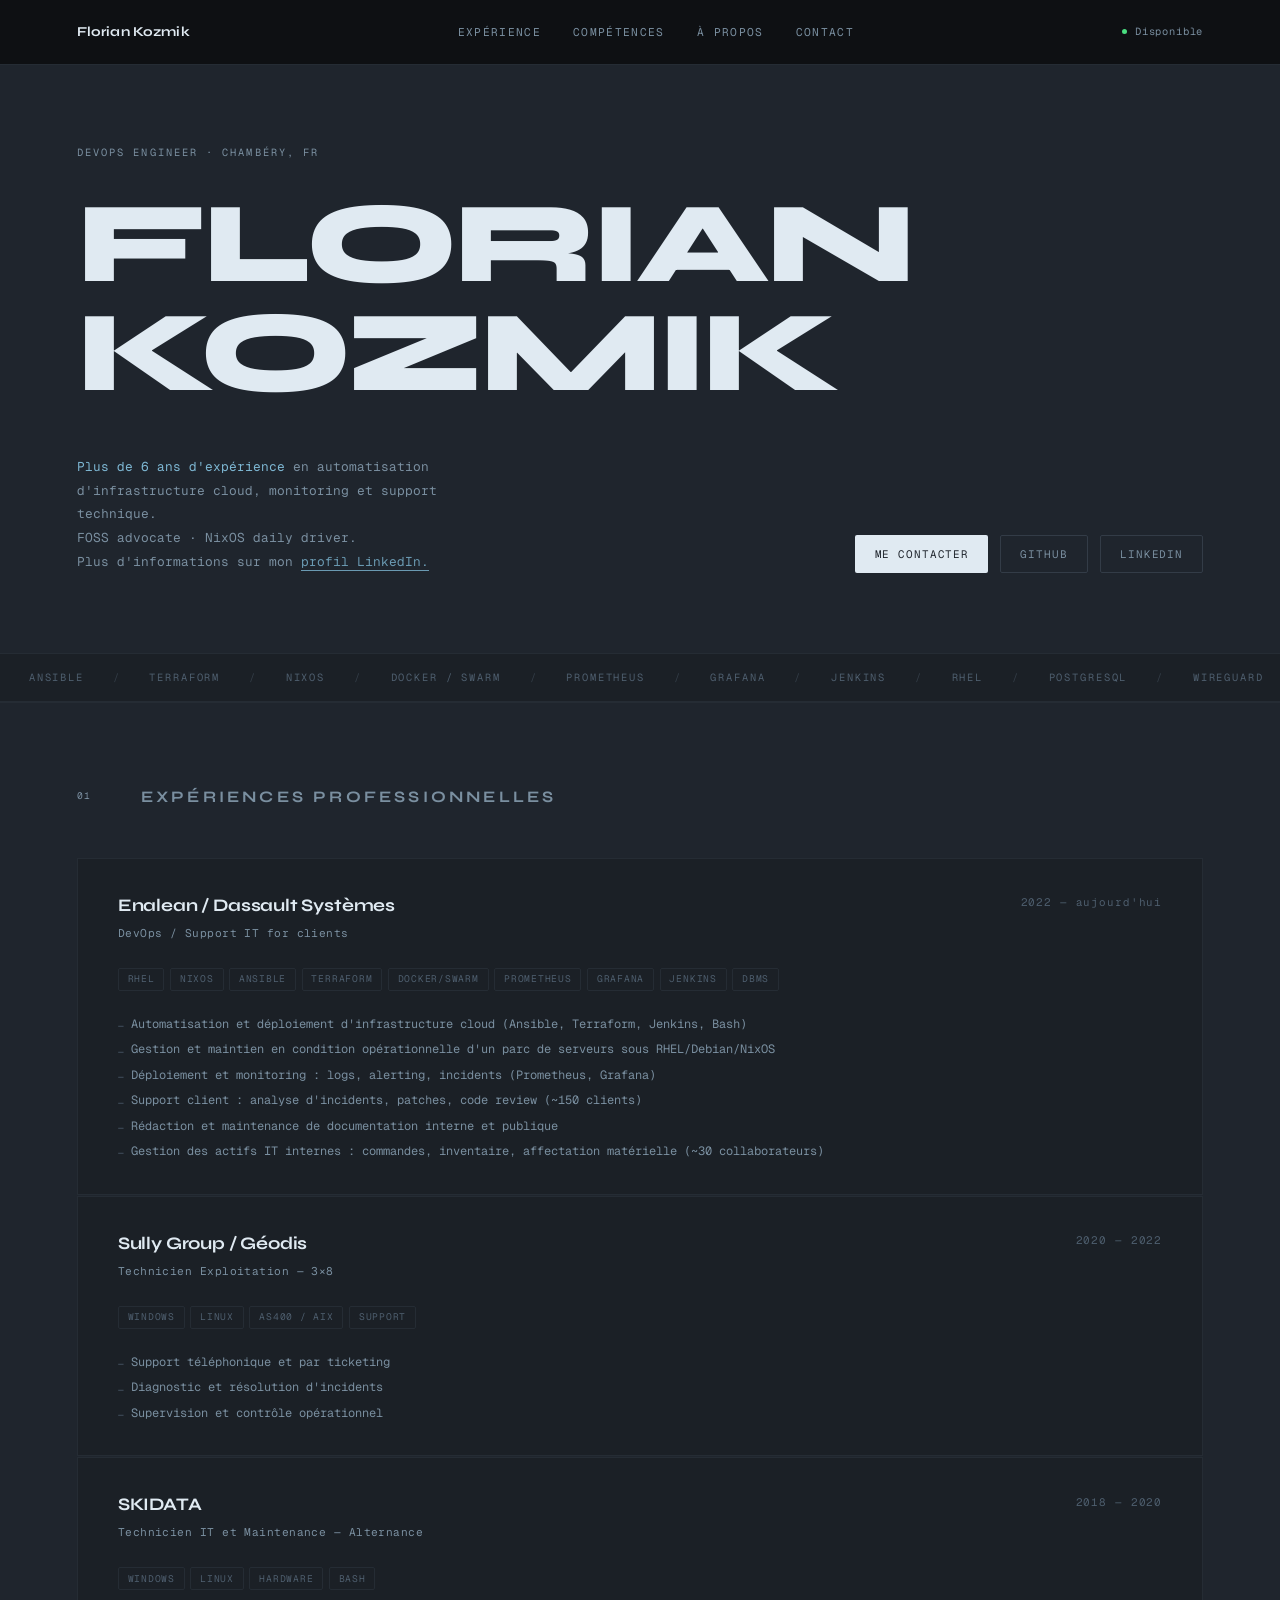
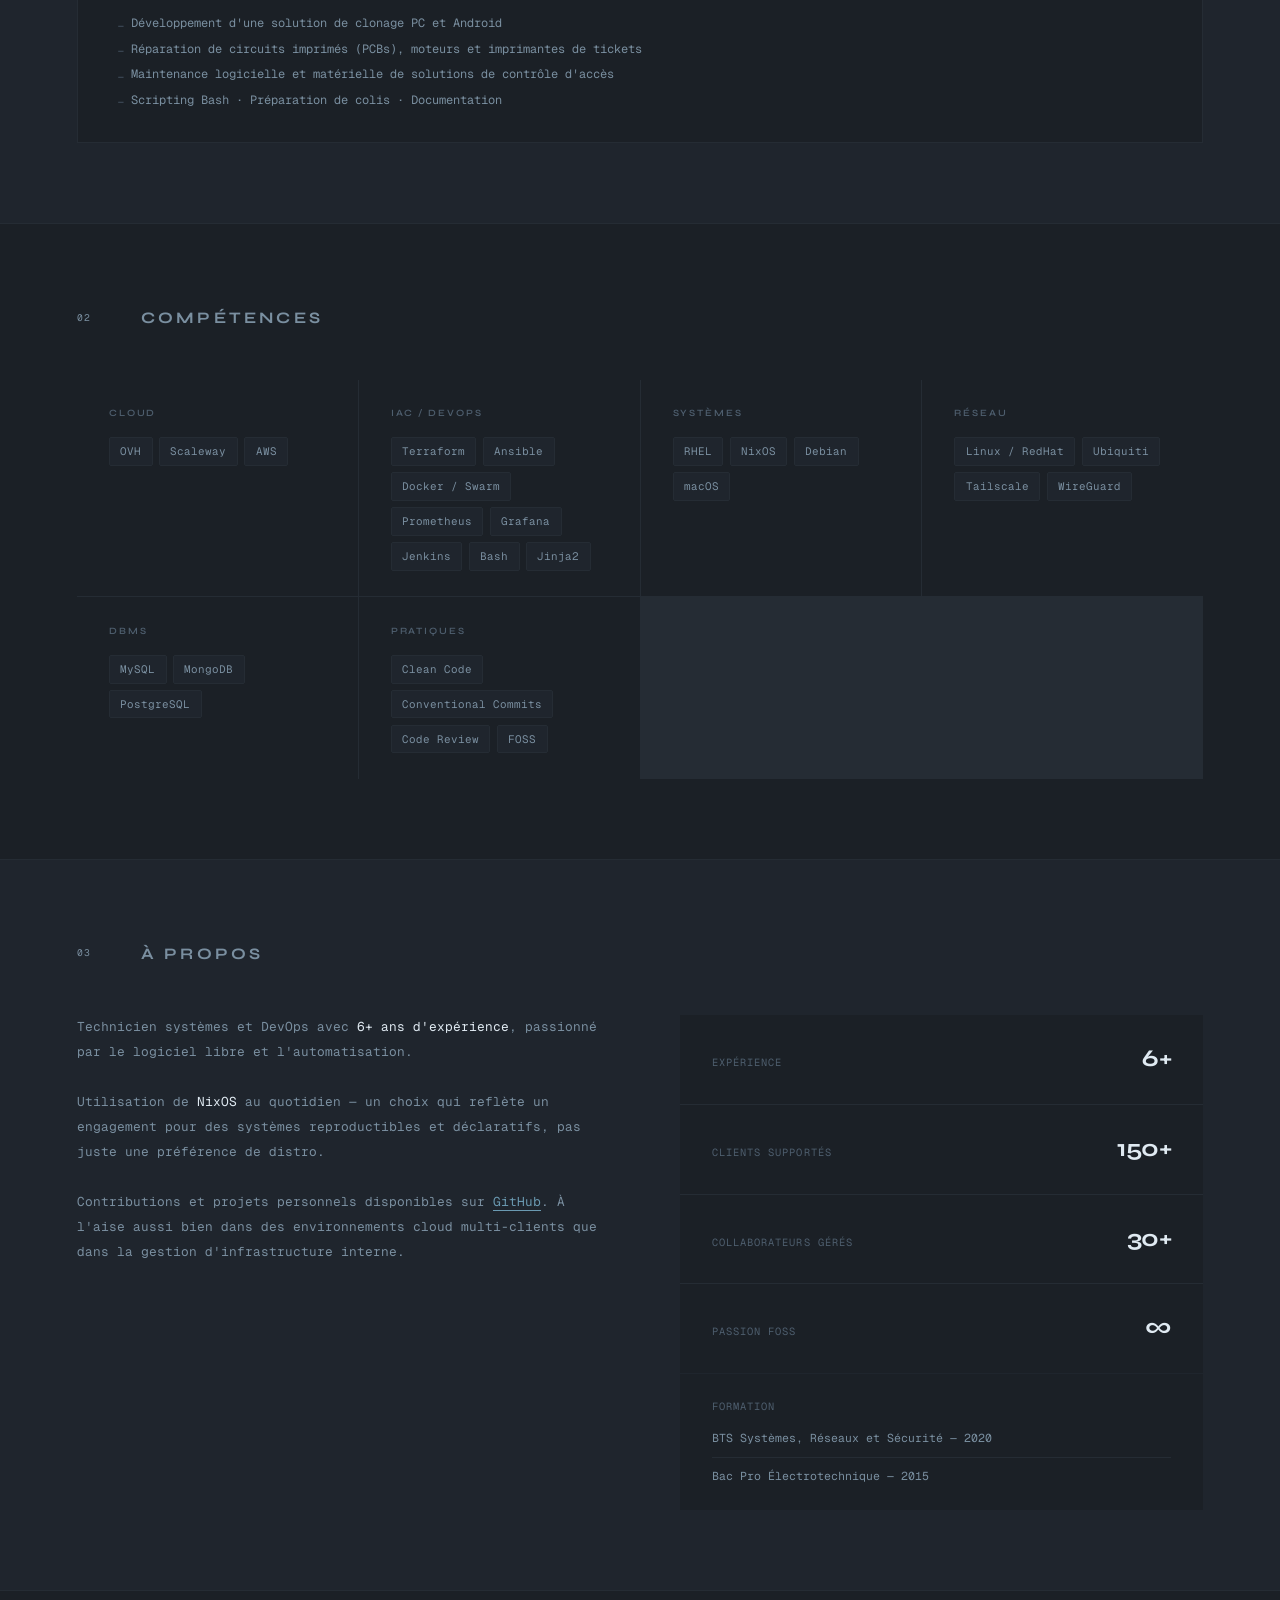
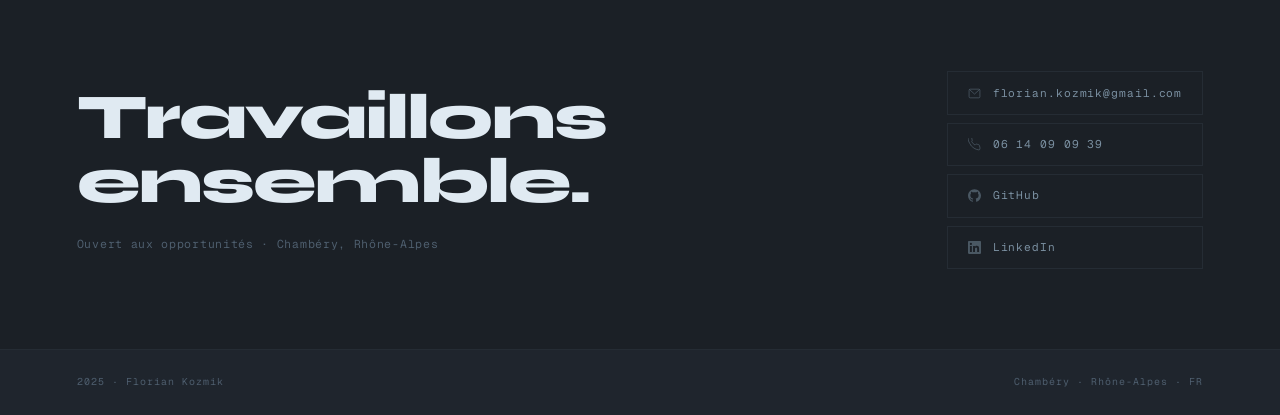
<file: index.html>
<!DOCTYPE html>
<html lang="fr">
<head>
    <meta charset="UTF-8" />
    <meta name="viewport" content="width=device-width, initial-scale=1.0" />
    <title>Florian Kozmik — DevOps</title>
    <link rel="preconnect" href="https://fonts.googleapis.com" />
    <link rel="preconnect" href="https://fonts.gstatic.com" crossorigin />
    <link href="https://fonts.googleapis.com/css2?family=Syne:wght@400;600;700;800&family=Geist+Mono:wght@300;400;500&display=swap" rel="stylesheet" />
    <link rel="stylesheet" href="css/style.css" />
</head>
<body>

<!-- ── NAV ── -->
<nav>
    <span class="nav-name">Florian Kozmik</span>
    <ul class="nav-links">
        <li><a href="#experience">Expérience</a></li>
        <li><a href="#skills">Compétences</a></li>
        <li><a href="#about">À propos</a></li>
        <li><a href="#contact">Contact</a></li>
    </ul>
    <div class="nav-status">
        <span class="status-dot"></span>
        Disponible
    </div>
</nav>

<!-- ── HERO ── -->
<section id="hero">
    <p class="hero-eyebrow">DevOps Engineer · Chambéry, FR</p>

    <h1>FLORIAN<br>KOZMIK</h1>

    <div class="hero-meta">
        <p class="hero-desc">
            <strong>Plus de 6 ans d'expérience</strong> en automatisation d'infrastructure cloud, monitoring et support technique.<br>
            FOSS advocate · NixOS daily driver.<br>
            Plus d'informations sur mon <a href="https://linkedin.com/in/florian-kozmik-devops">profil LinkedIn.</a>
        </p>
        <div class="hero-cta">
            <a href="mailto:florian.kozmik@gmail.com" class="btn btn-primary">Me contacter</a>
            <a href="https://github.com/fkozmik" class="btn btn-ghost" target="_blank">GitHub</a>
            <a href="https://linkedin.com/in/florian-kozmik-devops" class="btn btn-ghost" target="_blank">LinkedIn</a>
        </div>
    </div>
</section>

<!-- ── MARQUEE ── -->
<div class="marquee-wrapper">
    <div class="marquee-track">
        <span>Ansible</span><span class="sep">/</span>
        <span>Terraform</span><span class="sep">/</span>
        <span>NixOS</span><span class="sep">/</span>
        <span>Docker / Swarm</span><span class="sep">/</span>
        <span>Prometheus</span><span class="sep">/</span>
        <span>Grafana</span><span class="sep">/</span>
        <span>Jenkins</span><span class="sep">/</span>
        <span>RHEL</span><span class="sep">/</span>
        <span>PostgreSQL</span><span class="sep">/</span>
        <span>WireGuard</span><span class="sep">/</span>
        <span>OVH</span><span class="sep">/</span>
        <span>AWS</span><span class="sep">/</span>
        <span>Scaleway</span><span class="sep">/</span>
        <span>Ansible</span><span class="sep">/</span>
        <span>Terraform</span><span class="sep">/</span>
        <span>NixOS</span><span class="sep">/</span>
        <span>Docker / Swarm</span><span class="sep">/</span>
        <span>Prometheus</span><span class="sep">/</span>
        <span>Grafana</span><span class="sep">/</span>
        <span>Jenkins</span><span class="sep">/</span>
        <span>RHEL</span><span class="sep">/</span>
        <span>PostgreSQL</span><span class="sep">/</span>
        <span>WireGuard</span><span class="sep">/</span>
        <span>OVH</span><span class="sep">/</span>
        <span>AWS</span><span class="sep">/</span>
        <span>Scaleway</span><span class="sep">/</span>
    </div>
</div>

<!-- ── EXPERIENCE ── -->
<section id="experience">
    <div class="section-header reveal">
        <span class="section-index">01</span>
        <span class="section-title">Expériences professionnelles</span>
    </div>

    <div class="exp-grid">

        <div class="exp-item reveal">
            <div>
                <div class="exp-company">Enalean / Dassault Systèmes</div>
                <div class="exp-role">DevOps / Support IT for clients</div>
            </div>
            <div class="exp-period">2022 — aujourd'hui</div>
            <div class="exp-tags">
                <span class="tag">RHEL</span>
                <span class="tag">NixOS</span>
                <span class="tag">Ansible</span>
                <span class="tag">Terraform</span>
                <span class="tag">Docker/Swarm</span>
                <span class="tag">Prometheus</span>
                <span class="tag">Grafana</span>
                <span class="tag">Jenkins</span>
                <span class="tag">DBMS</span>
            </div>
            <ul class="exp-bullets">
                <li>Automatisation et déploiement d'infrastructure cloud (Ansible, Terraform, Jenkins, Bash)</li>
                <li>Gestion et maintien en condition opérationnelle d'un parc de serveurs sous RHEL/Debian/NixOS</li>
                <li>Déploiement et monitoring : logs, alerting, incidents (Prometheus, Grafana)</li>
                <li>Support client : analyse d'incidents, patches, code review (~150 clients)</li>
                <li>Rédaction et maintenance de documentation interne et publique</li>
                <li>Gestion des actifs IT internes : commandes, inventaire, affectation matérielle (~30 collaborateurs)</li>
            </ul>
        </div>

        <div class="exp-item reveal">
            <div>
                <div class="exp-company">Sully Group / Géodis</div>
                <div class="exp-role">Technicien Exploitation — 3×8</div>
            </div>
            <div class="exp-period">2020 — 2022</div>
            <div class="exp-tags">
                <span class="tag">Windows</span>
                <span class="tag">Linux</span>
                <span class="tag">AS400 / AIX</span>
                <span class="tag">Support</span>
            </div>
            <ul class="exp-bullets">
                <li>Support téléphonique et par ticketing</li>
                <li>Diagnostic et résolution d'incidents</li>
                <li>Supervision et contrôle opérationnel</li>
            </ul>
        </div>

        <div class="exp-item reveal">
            <div>
                <div class="exp-company">SKIDATA</div>
                <div class="exp-role">Technicien IT et Maintenance — Alternance</div>
            </div>
            <div class="exp-period">2018 — 2020</div>
            <div class="exp-tags">
                <span class="tag">Windows</span>
                <span class="tag">Linux</span>
                <span class="tag">Hardware</span>
                <span class="tag">Bash</span>
            </div>
            <ul class="exp-bullets">
                <li>Développement d'une solution de clonage PC et Android</li>
                <li>Réparation de circuits imprimés (PCBs), moteurs et imprimantes de tickets</li>
                <li>Maintenance logicielle et matérielle de solutions de contrôle d'accès</li>
                <li>Scripting Bash · Préparation de colis · Documentation</li>
            </ul>
        </div>

    </div>
</section>

<!-- ── SKILLS ── -->
<section id="skills">
    <div class="section-header reveal">
        <span class="section-index">02</span>
        <span class="section-title">Compétences</span>
    </div>

    <div class="skills-grid">
        <div class="skill-card reveal">
            <div class="skill-category">Cloud</div>
            <div class="skill-items">
                <span class="skill-pill">OVH</span>
                <span class="skill-pill">Scaleway</span>
                <span class="skill-pill">AWS</span>
            </div>
        </div>

        <div class="skill-card reveal">
            <div class="skill-category">IaC / DevOps</div>
            <div class="skill-items">
                <span class="skill-pill">Terraform</span>
                <span class="skill-pill">Ansible</span>
                <span class="skill-pill">Docker / Swarm</span>
                <span class="skill-pill">Prometheus</span>
                <span class="skill-pill">Grafana</span>
                <span class="skill-pill">Jenkins</span>
                <span class="skill-pill">Bash</span>
                <span class="skill-pill">Jinja2</span>
            </div>
        </div>

        <div class="skill-card reveal">
            <div class="skill-category">Systèmes</div>
            <div class="skill-items">
                <span class="skill-pill">RHEL</span>
                <span class="skill-pill">NixOS</span>
                <span class="skill-pill">Debian</span>
                <span class="skill-pill">macOS</span>
            </div>
        </div>

        <div class="skill-card reveal">
            <div class="skill-category">Réseau</div>
            <div class="skill-items">
                <span class="skill-pill">Linux / RedHat</span>
                <span class="skill-pill">Ubiquiti</span>
                <span class="skill-pill">Tailscale</span>
                <span class="skill-pill">WireGuard</span>
            </div>
        </div>

        <div class="skill-card reveal">
            <div class="skill-category">DBMS</div>
            <div class="skill-items">
                <span class="skill-pill">MySQL</span>
                <span class="skill-pill">MongoDB</span>
                <span class="skill-pill">PostgreSQL</span>
            </div>
        </div>

        <div class="skill-card reveal">
            <div class="skill-category">Pratiques</div>
            <div class="skill-items">
                <span class="skill-pill">Clean Code</span>
                <span class="skill-pill">Conventional Commits</span>
                <span class="skill-pill">Code Review</span>
                <span class="skill-pill">FOSS</span>
            </div>
        </div>
    </div>
</section>

<!-- ── ABOUT ── -->
<section id="about">
    <div class="section-header reveal">
        <span class="section-index">03</span>
        <span class="section-title">À propos</span>
    </div>

    <div class="about-grid">
        <div class="about-text reveal">
            <p>
                Technicien systèmes et DevOps avec <strong>6+ ans d'expérience</strong>, passionné par le logiciel libre et l'automatisation.
            </p>
            <br>
            <p>
                Utilisation de <strong>NixOS</strong> au quotidien — un choix qui reflète un engagement pour des systèmes reproductibles et déclaratifs, pas juste une préférence de distro.
            </p>
            <br>
            <p>
                Contributions et projets personnels disponibles sur <a href="https://github.com/fkozmik" target="_blank">GitHub</a>. À l'aise aussi bien dans des environnements cloud multi-clients que dans la gestion d'infrastructure interne.
            </p>
        </div>

        <div class="reveal">
            <div class="about-sidebar">
                <div class="stat-row">
                    <span class="stat-label">Expérience</span>
                    <span class="stat-value">6+</span>
                </div>
                <div class="stat-row">
                    <span class="stat-label">Clients supportés</span>
                    <span class="stat-value">150+</span>
                </div>
                <div class="stat-row">
                    <span class="stat-label">Collaborateurs gérés</span>
                    <span class="stat-value">30+</span>
                </div>
                <div class="stat-row">
                    <span class="stat-label">Passion FOSS</span>
                    <span class="stat-value">∞</span>
                </div>
            </div>
            <div class="formation-block">
                <span class="stat-label">Formation</span>
                <div class="formation-line">BTS Systèmes, Réseaux et Sécurité — 2020</div>
                <div class="formation-line">Bac Pro Électrotechnique — 2015</div>
            </div>
        </div>
    </div>
</section>

<!-- ── CONTACT ── -->
<section id="contact">
    <div class="contact-inner">
        <div class="reveal">
            <div class="contact-heading">Travaillons<br>ensemble.</div>
            <p class="contact-sub">Ouvert aux opportunités · Chambéry, Rhône-Alpes</p>
        </div>

        <div class="contact-links reveal">
            <a href="mailto:florian.kozmik@gmail.com" class="contact-link">
                <svg width="13" height="13" viewBox="0 0 24 24" fill="none" stroke="currentColor" stroke-width="1.5"><rect x="2" y="4" width="20" height="16" rx="2"/><polyline points="2,4 12,13 22,4"/></svg>
                florian.kozmik@gmail.com
            </a>
            <a href="tel:0614090939" class="contact-link">
                <svg width="13" height="13" viewBox="0 0 24 24" fill="none" stroke="currentColor" stroke-width="1.5"><path d="M22 16.92v3a2 2 0 01-2.18 2 19.79 19.79 0 01-8.63-3.07A19.5 19.5 0 013.07 9.8 19.79 19.79 0 01.01 1.18a2 2 0 012-2.18h3a2 2 0 012 1.72 12.84 12.84 0 00.7 2.81 2 2 0 01-.45 2.11L6.91 6.91a16 16 0 006.18 6.18l1.27-1.27a2 2 0 012.11-.45 12.84 12.84 0 002.81.7 2 2 0 011.72 2.02z"/></svg>
                06 14 09 09 39
            </a>
            <a href="https://github.com/fkozmik" target="_blank" class="contact-link">
                <svg width="13" height="13" viewBox="0 0 24 24" fill="currentColor"><path d="M12 .297c-6.63 0-12 5.373-12 12 0 5.303 3.438 9.8 8.205 11.385.6.113.82-.258.82-.577 0-.285-.01-1.04-.015-2.04-3.338.724-4.042-1.61-4.042-1.61-.546-1.385-1.335-1.755-1.335-1.755-1.087-.744.084-.729.084-.729 1.205.084 1.838 1.236 1.838 1.236 1.07 1.835 2.809 1.305 3.495.998.108-.776.417-1.305.76-1.605-2.665-.3-5.466-1.332-5.466-5.93 0-1.31.465-2.38 1.235-3.22-.135-.303-.54-1.523.105-3.176 0 0 1.005-.322 3.3 1.23.96-.267 1.98-.399 3-.405 1.02.006 2.04.138 3 .405 2.28-1.552 3.285-1.23 3.285-1.23.645 1.653.24 2.873.12 3.176.765.84 1.23 1.91 1.23 3.22 0 4.61-2.805 5.625-5.475 5.92.42.36.81 1.096.81 2.22 0 1.606-.015 2.896-.015 3.286 0 .315.21.69.825.57C20.565 22.092 24 17.592 24 12.297c0-6.627-5.373-12-12-12"/></svg>
                GitHub
            </a>
            <a href="https://linkedin.com/in/florian-kozmik-devops/" target="_blank" class="contact-link">
                <svg width="13" height="13" viewBox="0 0 24 24" fill="currentColor"><path d="M20.447 20.452h-3.554v-5.569c0-1.328-.027-3.037-1.852-3.037-1.853 0-2.136 1.445-2.136 2.939v5.667H9.351V9h3.414v1.561h.046c.477-.9 1.637-1.85 3.37-1.85 3.601 0 4.267 2.37 4.267 5.455v6.286zM5.337 7.433a2.062 2.062 0 01-2.063-2.065 2.064 2.064 0 112.063 2.065zm1.782 13.019H3.555V9h3.564v11.452zM22.225 0H1.771C.792 0 0 .774 0 1.729v20.542C0 23.227.792 24 1.771 24h20.451C23.2 24 24 23.227 24 22.271V1.729C24 .774 23.2 0 22.222 0h.003z"/></svg>
                LinkedIn
            </a>
        </div>
    </div>
</section>

<footer>
    <span>2025 · Florian Kozmik</span>
    <span>Chambéry · Rhône-Alpes · FR</span>
</footer>

<script src="js/main.js"></script>
</body>
</html>
</file>
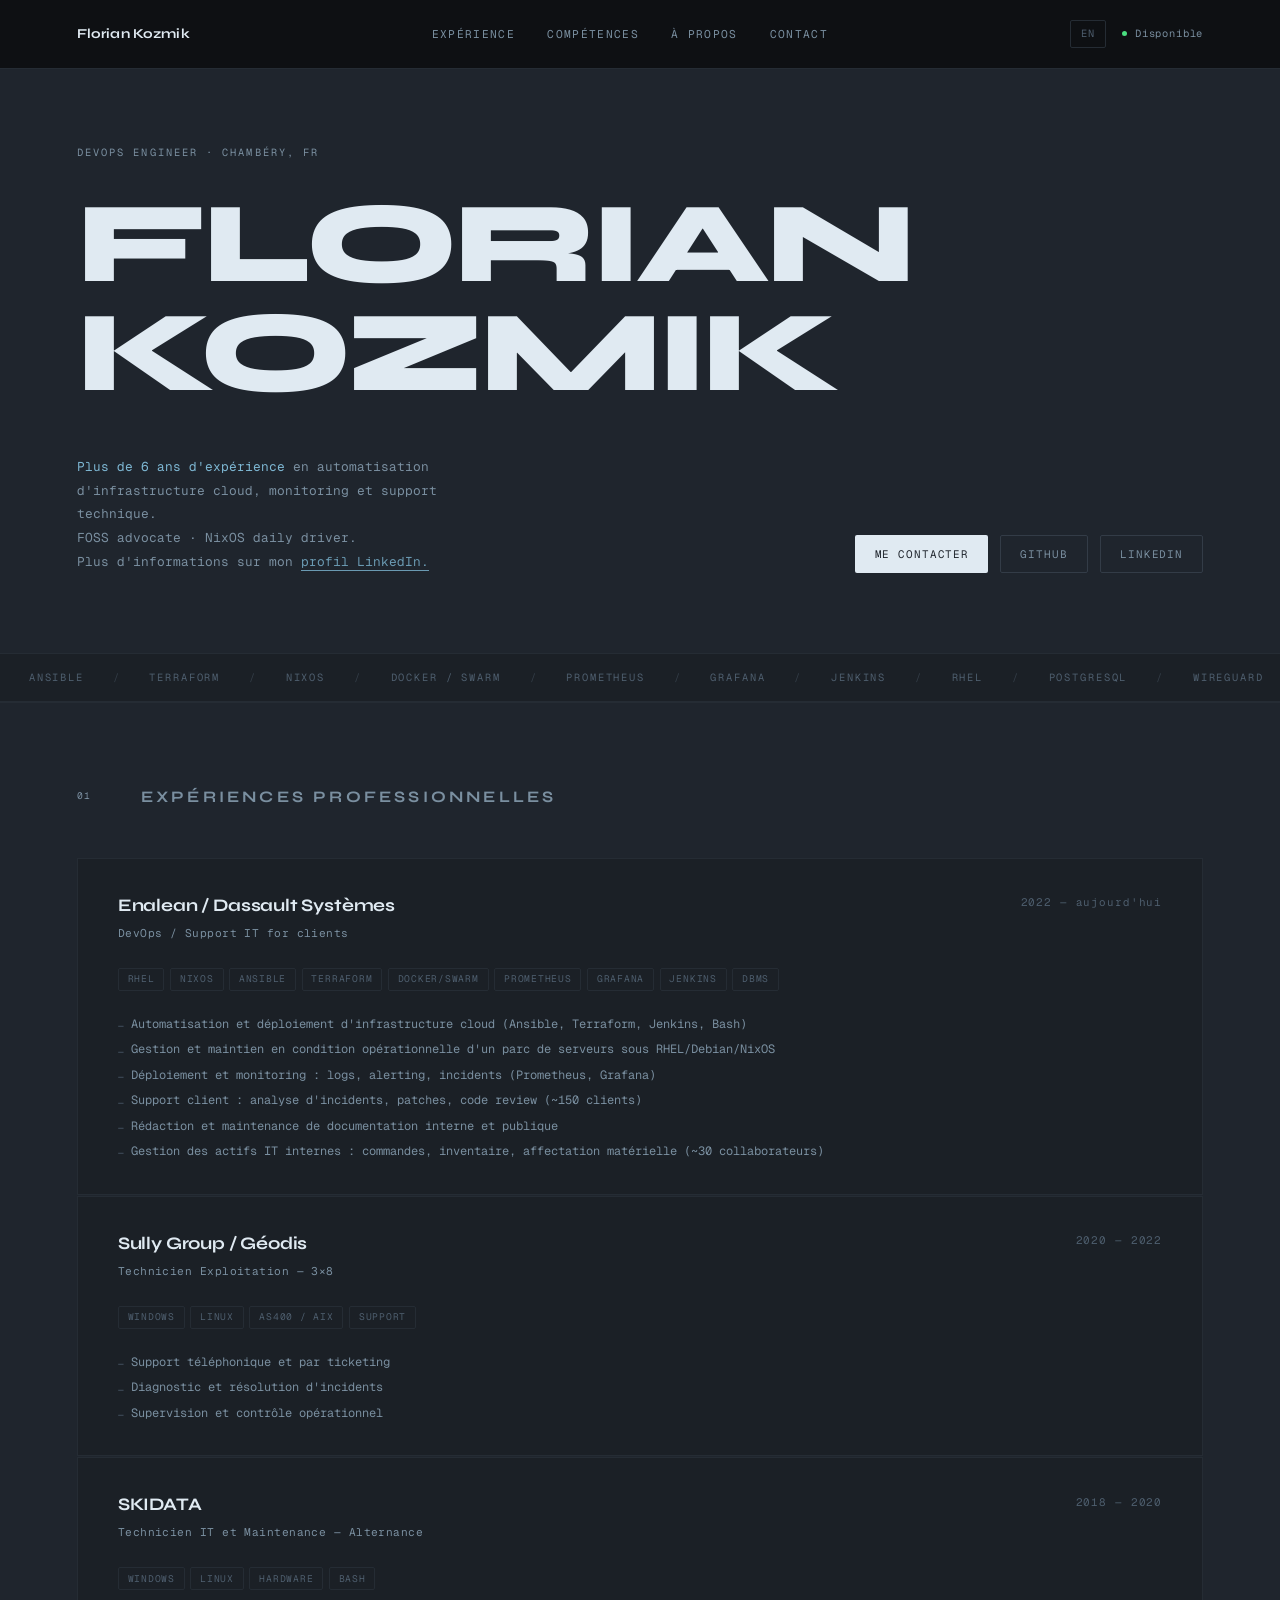
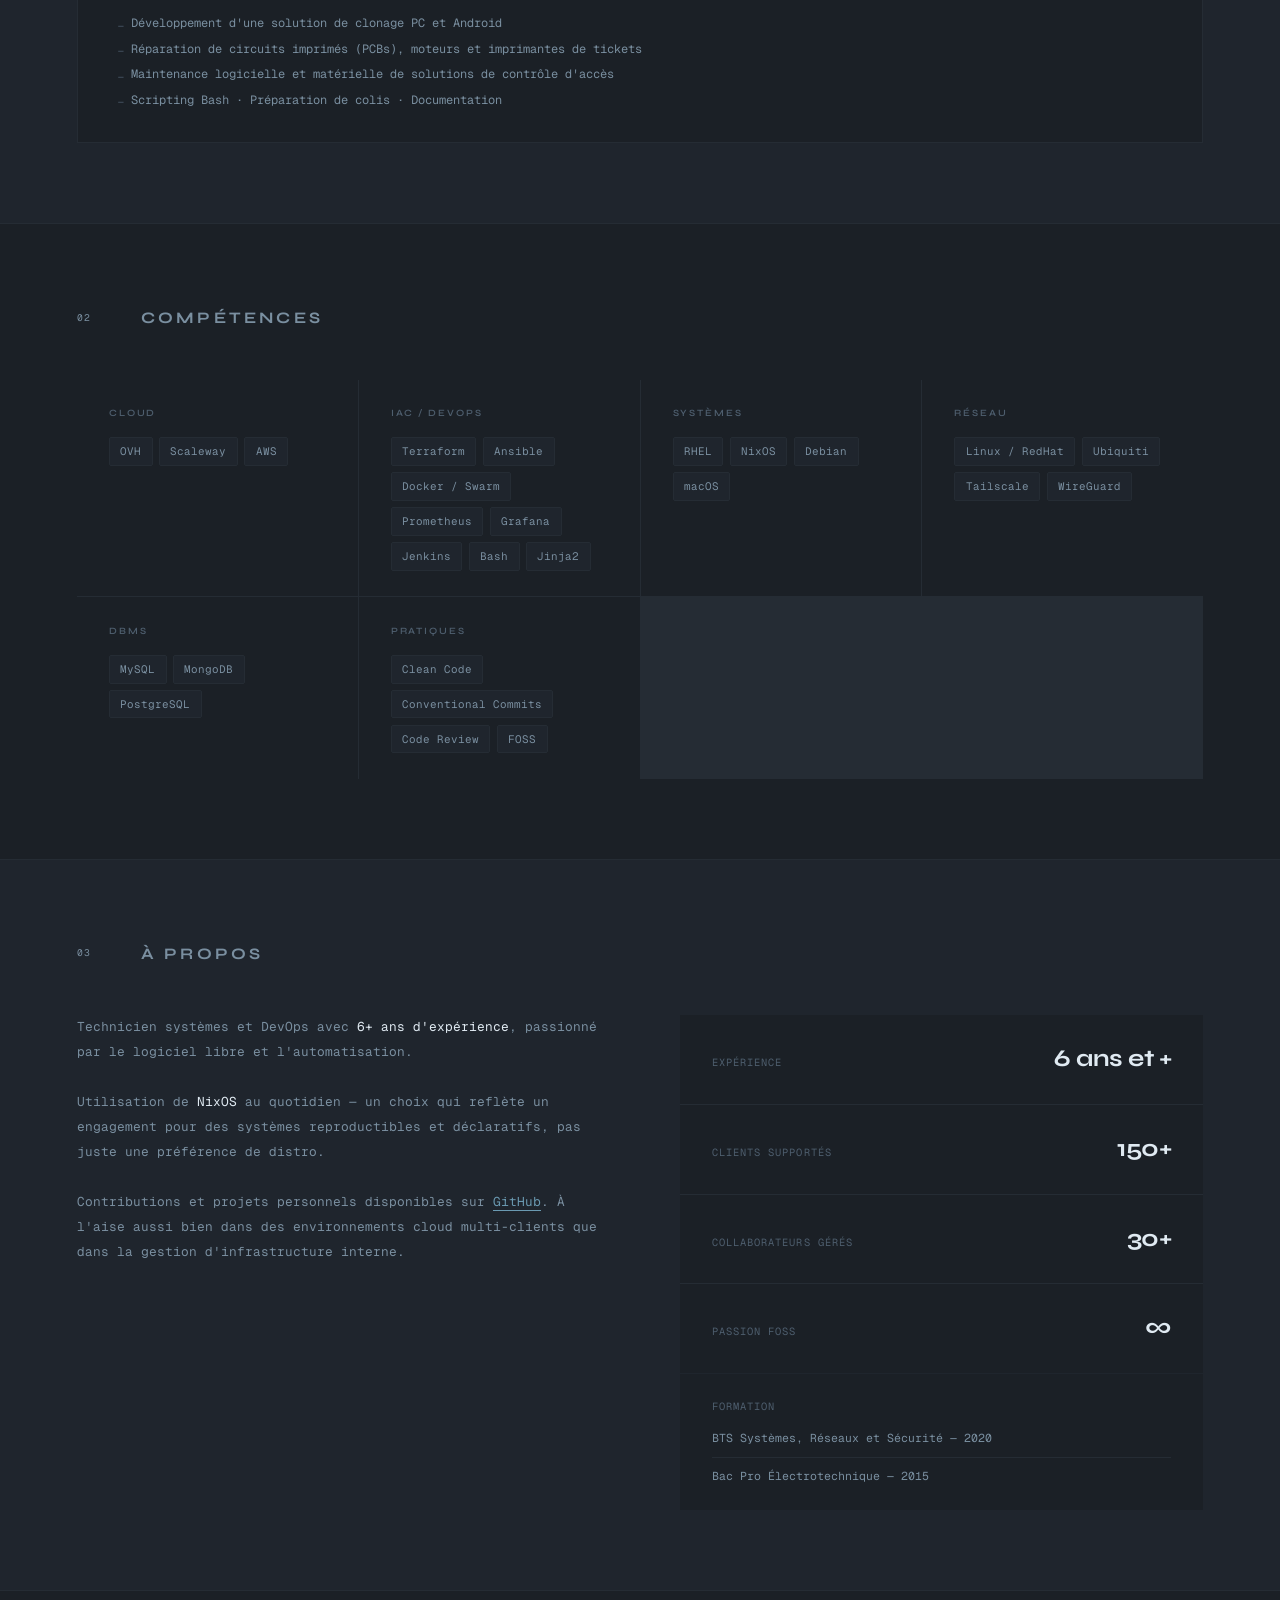
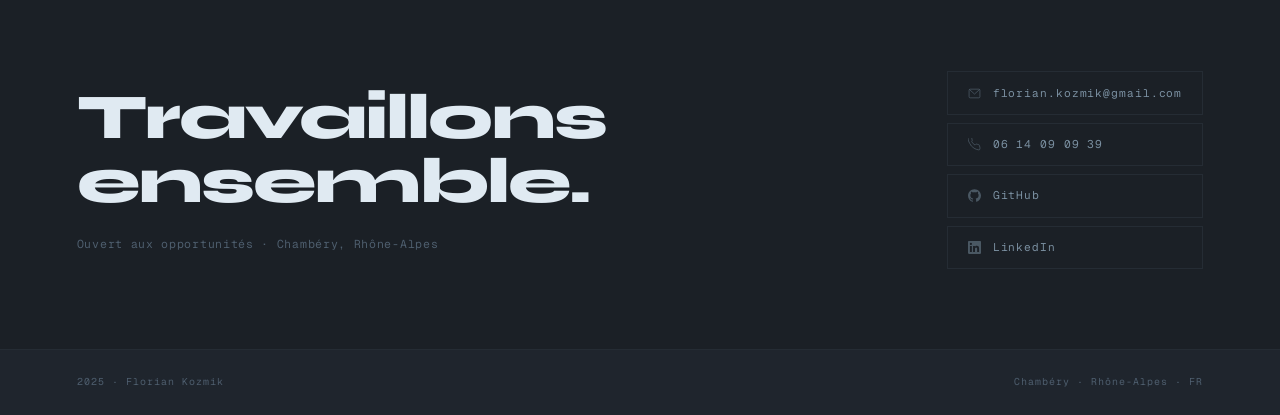
<file: fr/index.html>
<!DOCTYPE html>
<html lang="fr">
<head>
    <meta charset="UTF-8" />
    <meta name="viewport" content="width=device-width, initial-scale=1.0" />
    <title>Florian Kozmik — DevOps</title>
    <link rel="preconnect" href="https://fonts.googleapis.com" />
    <link rel="preconnect" href="https://fonts.gstatic.com" crossorigin />
    <link href="https://fonts.googleapis.com/css2?family=Syne:wght@400;600;700;800&family=Geist+Mono:wght@300;400;500&display=swap" rel="stylesheet" />
    <link rel="stylesheet" href="../css/style.css" />
</head>
<body>

<!-- ── NAV ── -->
<nav>
    <span class="nav-name">Florian Kozmik</span>
    <ul class="nav-links">
        <li><a href="#experience">Expérience</a></li>
        <li><a href="#skills">Compétences</a></li>
        <li><a href="#about">À propos</a></li>
        <li><a href="#contact">Contact</a></li>
    </ul>
    <div style="display:flex; align-items:center; gap:1rem;">
        <a href="/portfolio/" class="lang-switch">EN</a>
        <div class="nav-status">
            <span class="status-dot"></span>
            Disponible
        </div>
    </div>
</nav>

<!-- ── HERO ── -->
<section id="hero">
    <p class="hero-eyebrow">DevOps Engineer · Chambéry, FR</p>

    <h1>FLORIAN<br>KOZMIK</h1>

    <div class="hero-meta">
        <p class="hero-desc">
            <strong>Plus de 6 ans d'expérience</strong> en automatisation d'infrastructure cloud, monitoring et support technique.<br>
            FOSS advocate · NixOS daily driver.<br>
            Plus d'informations sur mon <a href="https://linkedin.com/in/florian-kozmik-devops">profil LinkedIn.</a>
        </p>
        <div class="hero-cta">
            <a href="mailto:florian.kozmik@gmail.com" class="btn btn-primary">Me contacter</a>
            <a href="https://github.com/fkozmik" class="btn btn-ghost" target="_blank">GitHub</a>
            <a href="https://linkedin.com/in/florian-kozmik-devops" class="btn btn-ghost" target="_blank">LinkedIn</a>
        </div>
    </div>
</section>

<!-- ── MARQUEE ── -->
<div class="marquee-wrapper">
    <div class="marquee-track">
        <span>Ansible</span><span class="sep">/</span>
        <span>Terraform</span><span class="sep">/</span>
        <span>NixOS</span><span class="sep">/</span>
        <span>Docker / Swarm</span><span class="sep">/</span>
        <span>Prometheus</span><span class="sep">/</span>
        <span>Grafana</span><span class="sep">/</span>
        <span>Jenkins</span><span class="sep">/</span>
        <span>RHEL</span><span class="sep">/</span>
        <span>PostgreSQL</span><span class="sep">/</span>
        <span>WireGuard</span><span class="sep">/</span>
        <span>OVH</span><span class="sep">/</span>
        <span>AWS</span><span class="sep">/</span>
        <span>Scaleway</span><span class="sep">/</span>
        <span>Ansible</span><span class="sep">/</span>
        <span>Terraform</span><span class="sep">/</span>
        <span>NixOS</span><span class="sep">/</span>
        <span>Docker / Swarm</span><span class="sep">/</span>
        <span>Prometheus</span><span class="sep">/</span>
        <span>Grafana</span><span class="sep">/</span>
        <span>Jenkins</span><span class="sep">/</span>
        <span>RHEL</span><span class="sep">/</span>
        <span>PostgreSQL</span><span class="sep">/</span>
        <span>WireGuard</span><span class="sep">/</span>
        <span>OVH</span><span class="sep">/</span>
        <span>AWS</span><span class="sep">/</span>
        <span>Scaleway</span><span class="sep">/</span>
    </div>
</div>

<!-- ── EXPERIENCE ── -->
<section id="experience">
    <div class="section-header reveal">
        <span class="section-index">01</span>
        <span class="section-title">Expériences professionnelles</span>
    </div>

    <div class="exp-grid">

        <div class="exp-item reveal">
            <div>
                <div class="exp-company">Enalean / Dassault Systèmes</div>
                <div class="exp-role">DevOps / Support IT for clients</div>
            </div>
            <div class="exp-period">2022 — aujourd'hui</div>
            <div class="exp-tags">
                <span class="tag">RHEL</span>
                <span class="tag">NixOS</span>
                <span class="tag">Ansible</span>
                <span class="tag">Terraform</span>
                <span class="tag">Docker/Swarm</span>
                <span class="tag">Prometheus</span>
                <span class="tag">Grafana</span>
                <span class="tag">Jenkins</span>
                <span class="tag">DBMS</span>
            </div>
            <ul class="exp-bullets">
                <li>Automatisation et déploiement d'infrastructure cloud (Ansible, Terraform, Jenkins, Bash)</li>
                <li>Gestion et maintien en condition opérationnelle d'un parc de serveurs sous RHEL/Debian/NixOS</li>
                <li>Déploiement et monitoring : logs, alerting, incidents (Prometheus, Grafana)</li>
                <li>Support client : analyse d'incidents, patches, code review (~150 clients)</li>
                <li>Rédaction et maintenance de documentation interne et publique</li>
                <li>Gestion des actifs IT internes : commandes, inventaire, affectation matérielle (~30 collaborateurs)</li>
            </ul>
        </div>

        <div class="exp-item reveal">
            <div>
                <div class="exp-company">Sully Group / Géodis</div>
                <div class="exp-role">Technicien Exploitation — 3×8</div>
            </div>
            <div class="exp-period">2020 — 2022</div>
            <div class="exp-tags">
                <span class="tag">Windows</span>
                <span class="tag">Linux</span>
                <span class="tag">AS400 / AIX</span>
                <span class="tag">Support</span>
            </div>
            <ul class="exp-bullets">
                <li>Support téléphonique et par ticketing</li>
                <li>Diagnostic et résolution d'incidents</li>
                <li>Supervision et contrôle opérationnel</li>
            </ul>
        </div>

        <div class="exp-item reveal">
            <div>
                <div class="exp-company">SKIDATA</div>
                <div class="exp-role">Technicien IT et Maintenance — Alternance</div>
            </div>
            <div class="exp-period">2018 — 2020</div>
            <div class="exp-tags">
                <span class="tag">Windows</span>
                <span class="tag">Linux</span>
                <span class="tag">Hardware</span>
                <span class="tag">Bash</span>
            </div>
            <ul class="exp-bullets">
                <li>Développement d'une solution de clonage PC et Android</li>
                <li>Réparation de circuits imprimés (PCBs), moteurs et imprimantes de tickets</li>
                <li>Maintenance logicielle et matérielle de solutions de contrôle d'accès</li>
                <li>Scripting Bash · Préparation de colis · Documentation</li>
            </ul>
        </div>

    </div>
</section>

<!-- ── SKILLS ── -->
<section id="skills">
    <div class="section-header reveal">
        <span class="section-index">02</span>
        <span class="section-title">Compétences</span>
    </div>

    <div class="skills-grid">
        <div class="skill-card reveal">
            <div class="skill-category">Cloud</div>
            <div class="skill-items">
                <span class="skill-pill">OVH</span>
                <span class="skill-pill">Scaleway</span>
                <span class="skill-pill">AWS</span>
            </div>
        </div>

        <div class="skill-card reveal">
            <div class="skill-category">IaC / DevOps</div>
            <div class="skill-items">
                <span class="skill-pill">Terraform</span>
                <span class="skill-pill">Ansible</span>
                <span class="skill-pill">Docker / Swarm</span>
                <span class="skill-pill">Prometheus</span>
                <span class="skill-pill">Grafana</span>
                <span class="skill-pill">Jenkins</span>
                <span class="skill-pill">Bash</span>
                <span class="skill-pill">Jinja2</span>
            </div>
        </div>

        <div class="skill-card reveal">
            <div class="skill-category">Systèmes</div>
            <div class="skill-items">
                <span class="skill-pill">RHEL</span>
                <span class="skill-pill">NixOS</span>
                <span class="skill-pill">Debian</span>
                <span class="skill-pill">macOS</span>
            </div>
        </div>

        <div class="skill-card reveal">
            <div class="skill-category">Réseau</div>
            <div class="skill-items">
                <span class="skill-pill">Linux / RedHat</span>
                <span class="skill-pill">Ubiquiti</span>
                <span class="skill-pill">Tailscale</span>
                <span class="skill-pill">WireGuard</span>
            </div>
        </div>

        <div class="skill-card reveal">
            <div class="skill-category">DBMS</div>
            <div class="skill-items">
                <span class="skill-pill">MySQL</span>
                <span class="skill-pill">MongoDB</span>
                <span class="skill-pill">PostgreSQL</span>
            </div>
        </div>

        <div class="skill-card reveal">
            <div class="skill-category">Pratiques</div>
            <div class="skill-items">
                <span class="skill-pill">Clean Code</span>
                <span class="skill-pill">Conventional Commits</span>
                <span class="skill-pill">Code Review</span>
                <span class="skill-pill">FOSS</span>
            </div>
        </div>
    </div>
</section>

<!-- ── ABOUT ── -->
<section id="about">
    <div class="section-header reveal">
        <span class="section-index">03</span>
        <span class="section-title">À propos</span>
    </div>

    <div class="about-grid">
        <div class="about-text reveal">
            <p>
                Technicien systèmes et DevOps avec <strong>6+ ans d'expérience</strong>, passionné par le logiciel libre et l'automatisation.
            </p>
            <br>
            <p>
                Utilisation de <strong>NixOS</strong> au quotidien — un choix qui reflète un engagement pour des systèmes reproductibles et déclaratifs, pas juste une préférence de distro.
            </p>
            <br>
            <p>
                Contributions et projets personnels disponibles sur <a href="https://github.com/fkozmik" target="_blank">GitHub</a>. À l'aise aussi bien dans des environnements cloud multi-clients que dans la gestion d'infrastructure interne.
            </p>
        </div>

        <div class="reveal">
            <div class="about-sidebar">
                <div class="stat-row">
                    <span class="stat-label">Expérience</span>
                    <span class="stat-value">6 ans et +</span>
                </div>
                <div class="stat-row">
                    <span class="stat-label">Clients supportés</span>
                    <span class="stat-value">150+</span>
                </div>
                <div class="stat-row">
                    <span class="stat-label">Collaborateurs gérés</span>
                    <span class="stat-value">30+</span>
                </div>
                <div class="stat-row">
                    <span class="stat-label">Passion FOSS</span>
                    <span class="stat-value">∞</span>
                </div>
            </div>
            <div class="formation-block">
                <span class="stat-label">Formation</span>
                <div class="formation-line">BTS Systèmes, Réseaux et Sécurité — 2020</div>
                <div class="formation-line">Bac Pro Électrotechnique — 2015</div>
            </div>
        </div>
    </div>
</section>

<!-- ── CONTACT ── -->
<section id="contact">
    <div class="contact-inner">
        <div class="reveal">
            <div class="contact-heading">Travaillons<br>ensemble.</div>
            <p class="contact-sub">Ouvert aux opportunités · Chambéry, Rhône-Alpes</p>
        </div>

        <div class="contact-links reveal">
            <a href="mailto:florian.kozmik@gmail.com" class="contact-link">
                <svg width="13" height="13" viewBox="0 0 24 24" fill="none" stroke="currentColor" stroke-width="1.5"><rect x="2" y="4" width="20" height="16" rx="2"/><polyline points="2,4 12,13 22,4"/></svg>
                florian.kozmik@gmail.com
            </a>
            <a href="tel:0614090939" class="contact-link">
                <svg width="13" height="13" viewBox="0 0 24 24" fill="none" stroke="currentColor" stroke-width="1.5"><path d="M22 16.92v3a2 2 0 01-2.18 2 19.79 19.79 0 01-8.63-3.07A19.5 19.5 0 013.07 9.8 19.79 19.79 0 01.01 1.18a2 2 0 012-2.18h3a2 2 0 012 1.72 12.84 12.84 0 00.7 2.81 2 2 0 01-.45 2.11L6.91 6.91a16 16 0 006.18 6.18l1.27-1.27a2 2 0 012.11-.45 12.84 12.84 0 002.81.7 2 2 0 011.72 2.02z"/></svg>
                06 14 09 09 39
            </a>
            <a href="https://github.com/fkozmik" target="_blank" class="contact-link">
                <svg width="13" height="13" viewBox="0 0 24 24" fill="currentColor"><path d="M12 .297c-6.63 0-12 5.373-12 12 0 5.303 3.438 9.8 8.205 11.385.6.113.82-.258.82-.577 0-.285-.01-1.04-.015-2.04-3.338.724-4.042-1.61-4.042-1.61-.546-1.385-1.335-1.755-1.335-1.755-1.087-.744.084-.729.084-.729 1.205.084 1.838 1.236 1.838 1.236 1.07 1.835 2.809 1.305 3.495.998.108-.776.417-1.305.76-1.605-2.665-.3-5.466-1.332-5.466-5.93 0-1.31.465-2.38 1.235-3.22-.135-.303-.54-1.523.105-3.176 0 0 1.005-.322 3.3 1.23.96-.267 1.98-.399 3-.405 1.02.006 2.04.138 3 .405 2.28-1.552 3.285-1.23 3.285-1.23.645 1.653.24 2.873.12 3.176.765.84 1.23 1.91 1.23 3.22 0 4.61-2.805 5.625-5.475 5.92.42.36.81 1.096.81 2.22 0 1.606-.015 2.896-.015 3.286 0 .315.21.69.825.57C20.565 22.092 24 17.592 24 12.297c0-6.627-5.373-12-12-12"/></svg>
                GitHub
            </a>
            <a href="https://linkedin.com/in/florian-kozmik-devops/" target="_blank" class="contact-link">
                <svg width="13" height="13" viewBox="0 0 24 24" fill="currentColor"><path d="M20.447 20.452h-3.554v-5.569c0-1.328-.027-3.037-1.852-3.037-1.853 0-2.136 1.445-2.136 2.939v5.667H9.351V9h3.414v1.561h.046c.477-.9 1.637-1.85 3.37-1.85 3.601 0 4.267 2.37 4.267 5.455v6.286zM5.337 7.433a2.062 2.062 0 01-2.063-2.065 2.064 2.064 0 112.063 2.065zm1.782 13.019H3.555V9h3.564v11.452zM22.225 0H1.771C.792 0 0 .774 0 1.729v20.542C0 23.227.792 24 1.771 24h20.451C23.2 24 24 23.227 24 22.271V1.729C24 .774 23.2 0 22.222 0h.003z"/></svg>
                LinkedIn
            </a>
        </div>
    </div>
</section>

<footer>
    <span>2025 · Florian Kozmik</span>
    <span>Chambéry · Rhône-Alpes · FR</span>
</footer>

<script src="../js/main.js"></script>
</body>
</html>
</file>
<file: css/style.css>
*, *::before, *::after { box-sizing: border-box; margin: 0; padding: 0; }

:root {
    --bg:      #1f252d;
    --surface: #1b2026;
    --border:  #252c34;
    --border2: #333c47;
    --accent:  #7eb8d4;
    --dim:     #4e5e6e;
    --muted:   #7a8fa0;
    --text:    #e0eaf2;
    --sans:    'Syne', sans-serif;
    --mono:    'Geist Mono', monospace;
}

html { scroll-behavior: smooth; }

body {
    background: var(--bg);
    color: var(--text);
    font-family: var(--mono);
    font-size: 14px;
    line-height: 1.7;
    overflow-x: hidden;
}

a { color: inherit; text-decoration: none; }

/* ── NAV ── */
nav {
    position: fixed;
    top: 0; left: 0; right: 0;
    z-index: 100;
    padding: 1.25rem 6vw;
    display: flex;
    justify-content: space-between;
    align-items: center;
    border-bottom: 1px solid var(--border);
    background: rgba(12, 14, 16, 0.85);
    backdrop-filter: blur(12px);
}

.nav-name {
    font-family: var(--sans);
    font-size: 0.85rem;
    font-weight: 700;
    letter-spacing: 0.01em;
    color: var(--text);
}

.nav-links {
    display: flex;
    gap: 2rem;
    list-style: none;
}

.nav-links a {
    font-size: 0.7rem;
    letter-spacing: 0.12em;
    text-transform: uppercase;
    color: var(--muted);
    transition: color 0.15s;
}
.nav-links a:hover { color: var(--text); }

.lang-switch {
    font-size: 0.65rem;
    letter-spacing: 0.12em;
    text-transform: uppercase;
    color: var(--dim);
    border: 1px solid var(--border);
    padding: 0.25rem 0.6rem;
    border-radius: 2px;
    transition: color 0.15s, border-color 0.15s;
}
.lang-switch:hover { color: var(--text); border-color: var(--border2); }

.nav-status {
    display: flex;
    align-items: center;
    gap: 0.5rem;
    font-size: 0.65rem;
    color: var(--muted);
    letter-spacing: 0.08em;
}
.status-dot {
    width: 5px; height: 5px;
    background: #4ade80;
    border-radius: 50%;
    animation: pulse 2.5s ease-in-out infinite;
}

/* ── HERO ── */
#hero {
    padding: 9rem 6vw 5rem;
}

.hero-eyebrow {
    font-size: 0.65rem;
    letter-spacing: 0.2em;
    text-transform: uppercase;
    color: var(--muted);
    margin-bottom: 1.8rem;
    opacity: 0;
    animation: fadeUp 0.5s 0.1s forwards;
}

h1 {
    font-family: var(--sans);
    font-size: clamp(3.2rem, 9vw, 8rem);
    font-weight: 800;
    line-height: 0.94;
    letter-spacing: -0.035em;
    color: var(--text);
    opacity: 0;
    animation: fadeUp 0.6s 0.25s forwards;
}

.hero-meta {
    margin-top: 3rem;
    display: grid;
    grid-template-columns: 1fr auto;
    gap: 2rem;
    align-items: end;
    opacity: 0;
    animation: fadeUp 0.6s 0.45s forwards;
}

.hero-desc {
    max-width: 420px;
    font-size: 0.8rem;
    line-height: 1.85;
    color: var(--muted);
}
.hero-desc strong { color: var(--accent); font-weight: 400; }

.hero-cta {
    display: flex;
    gap: 0.75rem;
    flex-wrap: wrap;
    justify-content: flex-end;
}

.btn {
    display: inline-flex;
    align-items: center;
    gap: 0.4rem;
    padding: 0.55rem 1.2rem;
    font-family: var(--mono);
    font-size: 0.68rem;
    letter-spacing: 0.08em;
    text-transform: uppercase;
    border-radius: 2px;
    transition: all 0.15s;
}

.btn-primary {
    background: var(--text);
    color: var(--bg);
}
.btn-primary:hover { background: #fff; }

.btn-ghost {
    border: 1px solid var(--border2);
    color: var(--muted);
}
.btn-ghost:hover { border-color: var(--accent); color: var(--accent); }

/* ── MARQUEE ── */
.marquee-wrapper {
    border-top: 1px solid var(--border);
    border-bottom: 1px solid var(--border);
    overflow: hidden;
    padding: 0.9rem 0;
    background: var(--surface);
}
.marquee-track {
    display: flex;
    width: max-content;
    animation: marquee 32s linear infinite;
}
.marquee-track span {
    padding: 0 1.8rem;
    font-size: 0.65rem;
    letter-spacing: 0.18em;
    text-transform: uppercase;
    color: var(--dim);
    white-space: nowrap;
}
.marquee-track span.sep { color: var(--border2); padding: 0; }

/* ── SECTIONS ── */
section {
    padding: 5rem 6vw;
}

.section-header {
    display: flex;
    align-items: center;
    gap: 1.5rem;
    margin-bottom: 3rem;
}

.section-index {
    font-size: 0.6rem;
    letter-spacing: 0.15em;
    color: var(--muted);
    min-width: 2.5rem;
}

.section-title {
    font-family: var(--sans);
    font-size: 1rem;
    font-weight: 700;
    letter-spacing: 0.2em;
    text-transform: uppercase;
    color: var(--muted);
}

/* ── EXPERIENCE ── */
#experience { border-top: 1px solid var(--border); }

.exp-grid { display: flex; flex-direction: column; gap: 1px; }

.exp-item {
    background: var(--surface);
    border: 1px solid var(--border);
    padding: 2rem 2.5rem;
    display: grid;
    grid-template-columns: 1fr auto;
    gap: 0.75rem 2rem;
    transition: border-color 0.2s;
    position: relative;
    overflow: hidden;
}
.exp-item::before {
    content: '';
    position: absolute;
    left: 0; top: 0; bottom: 0;
    width: 3px;
    background: var(--accent);
    transform: scaleY(0);
    transform-origin: bottom;
    transition: transform 0.3s ease;
}
.exp-item:hover { border-color: var(--border2); }
.exp-item:hover::before { transform: scaleY(1); }

.exp-company {
    font-family: var(--sans);
    font-size: 1.1rem;
    font-weight: 700;
    letter-spacing: -0.01em;
    color: var(--text);
}
.exp-role {
    font-size: 0.7rem;
    color: var(--muted);
    margin-top: 0.2rem;
    letter-spacing: 0.04em;
}
.exp-period {
    font-size: 0.68rem;
    color: var(--dim);
    letter-spacing: 0.08em;
    text-align: right;
    white-space: nowrap;
    padding-top: 0.15rem;
}
.exp-tags {
    display: flex;
    flex-wrap: wrap;
    gap: 0.35rem;
    grid-column: 1 / -1;
    margin-top: 0.8rem;
}
.tag {
    padding: 0.15rem 0.55rem;
    border: 1px solid var(--border);
    font-size: 0.6rem;
    letter-spacing: 0.08em;
    text-transform: uppercase;
    color: var(--dim);
    border-radius: 2px;
}
.exp-bullets {
    grid-column: 1 / -1;
    margin-top: 0.75rem;
    display: flex;
    flex-direction: column;
    gap: 0.35rem;
}
.exp-bullets li {
    list-style: none;
    font-size: 0.75rem;
    color: var(--muted);
    padding-left: 1.1em;
    position: relative;
    line-height: 1.65;
}
.exp-bullets li::before {
    content: '—';
    position: absolute;
    left: 0;
    color: var(--dim);
    font-size: 0.6rem;
    top: 0.35em;
}

/* ── SKILLS ── */
#skills { border-top: 1px solid var(--border); background: var(--surface); }

.skills-grid {
    display: grid;
    grid-template-columns: repeat(auto-fit, minmax(260px, 1fr));
    gap: 1px;
    background: var(--border);
}

.skill-card {
    background: var(--surface);
    padding: 1.6rem 2rem;
}

.skill-category {
    font-size: 0.6rem;
    letter-spacing: 0.2em;
    text-transform: uppercase;
    color: var(--dim);
    margin-bottom: 1rem;
    font-family: var(--sans);
    font-weight: 600;
}

.skill-items {
    display: flex;
    flex-wrap: wrap;
    gap: 0.4rem;
}

.skill-pill {
    padding: 0.25rem 0.65rem;
    background: var(--bg);
    font-size: 0.68rem;
    color: var(--muted);
    border-radius: 2px;
    border: 1px solid var(--border);
    transition: color 0.15s, border-color 0.15s;
}
.skill-pill:hover { color: var(--text); border-color: var(--border2); }

/* ── ABOUT ── */
#about { border-top: 1px solid var(--border); }

.about-grid {
    display: grid;
    grid-template-columns: 1fr 1fr;
    gap: 5rem;
    align-items: start;
}

.about-text {
    font-size: 0.8rem;
    line-height: 1.95;
    color: var(--muted);
}
.about-text strong { color: var(--text); font-weight: 400; }

.about-text a,
.hero-desc a {
    color: var(--accent);
    border-bottom: 1px solid currentColor;
    opacity: 0.8;
    transition: opacity 0.15s;
}
.about-text a:hover,
.hero-desc a:hover { opacity: 1; }

.about-sidebar {
    display: flex;
    flex-direction: column;
    gap: 1px;
    background: var(--border);
}

.stat-row {
    background: var(--surface);
    padding: 1.5rem 2rem;
    display: flex;
    justify-content: space-between;
    align-items: baseline;
}

.stat-label {
    font-size: 0.65rem;
    letter-spacing: 0.1em;
    text-transform: uppercase;
    color: var(--dim);
}

.stat-value {
    font-family: var(--sans);
    font-size: 1.5rem;
    font-weight: 700;
    color: var(--text);
    letter-spacing: -0.02em;
}

.formation-block {
    background: var(--surface);
    padding: 1.5rem 2rem;
    margin-top: 1px;
}
.formation-block .stat-label { margin-bottom: 0.75rem; display: block; }
.formation-line {
    font-size: 0.72rem;
    color: var(--muted);
    line-height: 1.8;
}
.formation-line + .formation-line {
    margin-top: 0.5rem;
    padding-top: 0.5rem;
    border-top: 1px solid var(--border);
}

/* ── CONTACT ── */
#contact {
    border-top: 1px solid var(--border);
    background: var(--surface);
}

.contact-inner {
    display: grid;
    grid-template-columns: 1fr auto;
    gap: 4rem;
    align-items: center;
}

.contact-heading {
    font-family: var(--sans);
    font-size: clamp(2rem, 5vw, 4.5rem);
    font-weight: 800;
    letter-spacing: -0.03em;
    line-height: 1;
    color: var(--text);
}

.contact-sub {
    margin-top: 1.25rem;
    font-size: 0.72rem;
    color: var(--dim);
    letter-spacing: 0.06em;
}

.contact-links {
    display: flex;
    flex-direction: column;
    gap: 0.5rem;
}

.contact-link {
    display: flex;
    align-items: center;
    gap: 0.75rem;
    padding: 0.7rem 1.25rem;
    border: 1px solid var(--border);
    color: var(--muted);
    font-size: 0.7rem;
    letter-spacing: 0.08em;
    transition: all 0.15s;
    white-space: nowrap;
}
.contact-link:hover { border-color: var(--border2); color: var(--text); }
.contact-link svg { flex-shrink: 0; opacity: 0.5; }

/* ── FOOTER ── */
footer {
    border-top: 1px solid var(--border);
    padding: 1.5rem 6vw;
    display: flex;
    justify-content: space-between;
    align-items: center;
    font-size: 0.62rem;
    color: var(--dim);
    letter-spacing: 0.1em;
}

/* ── ANIMATIONS ── */
@keyframes fadeUp {
    from { opacity: 0; transform: translateY(16px); }
    to   { opacity: 1; transform: translateY(0); }
}
@keyframes pulse {
    0%, 100% { opacity: 1; }
    50%       { opacity: 0.35; }
}
@keyframes marquee {
    from { transform: translateX(0); }
    to   { transform: translateX(-50%); }
}

.reveal {
    opacity: 0;
    transform: translateY(20px);
    transition: opacity 0.55s ease, transform 0.55s ease;
}
.reveal.visible { opacity: 1; transform: translateY(0); }

/* ── RESPONSIVE ── */
@media (max-width: 768px) {
    #hero { padding: 7rem 5vw 3.5rem; }
    section { padding: 3.5rem 5vw; }
    .hero-meta { grid-template-columns: 1fr; gap: 1.5rem; }
    .hero-cta { justify-content: flex-start; }
    .about-grid { grid-template-columns: 1fr; gap: 2.5rem; }
    .contact-inner { grid-template-columns: 1fr; gap: 2rem; }
    footer { flex-direction: column; gap: 0.4rem; text-align: center; }
    .nav-links { display: none; }
}
</file>
